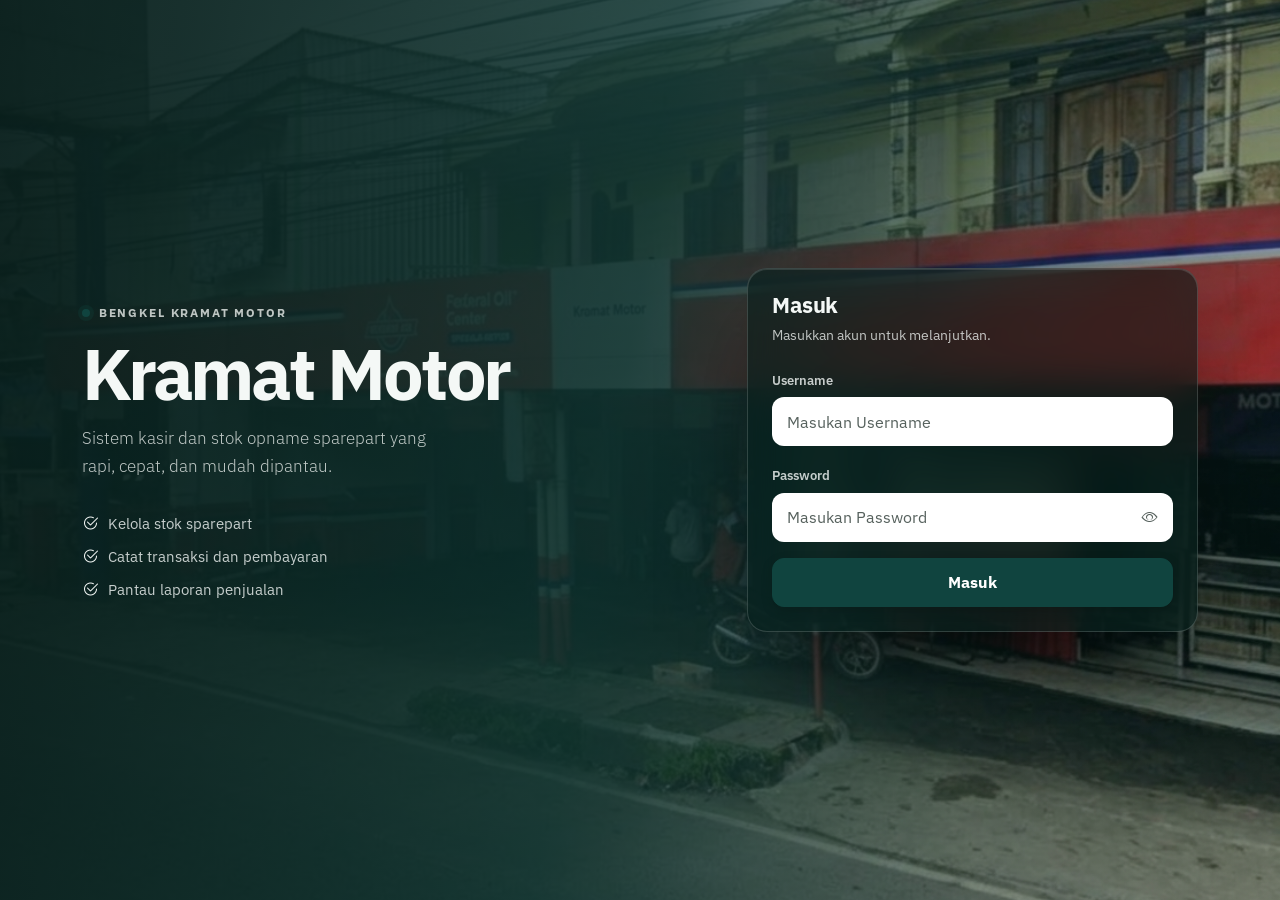
<file: index.html>
<!doctype html>
<html lang="en">
  <head>
    <meta charset="UTF-8" />
    <meta name="viewport" content="width=device-width, initial-scale=1.0" />
    <title>PoS | Bengkel Kramat Motor</title>
    <link rel="stylesheet" href="CSS/bootstrap.min.css" />
    <link rel="stylesheet" href="CSS/Login.css" />

    <link rel="preconnect" href="https://fonts.googleapis.com" />
    <link rel="preconnect" href="https://fonts.gstatic.com" crossorigin />
    <link
      href="https://fonts.googleapis.com/css2?family=IBM+Plex+Sans:ital,wght@0,400;0,500;0,600;0,700;1,400&display=swap"
      rel="stylesheet"
    />

    <link
      rel="stylesheet"
      href="https://cdn.jsdelivr.net/npm/bootstrap-icons@1.11.3/font/bootstrap-icons.min.css"
    />
  </head>

  <body>
    <section class="hero-section">
      <div class="container">
        <div class="row align-items-center min-vh-100 py-5 g-4">
          <div class="col-12 col-lg-7 text-white text-center text-lg-start">
            <p class="login-eyebrow">
              <span class="login-eyebrow-dot" aria-hidden="true"></span>
              Bengkel Kramat Motor
            </p>
            <h1 class="display-5 fw-bold">Kramat Motor</h1>
            <p class="lead login-lead">
              Sistem kasir dan stok opname sparepart yang rapi, cepat, dan mudah
              dipantau.
            </p>
            <ul class="login-fitur">
              <li>
                <i class="bi bi-check2-circle" aria-hidden="true"></i>
                Kelola stok sparepart
              </li>
              <li>
                <i class="bi bi-check2-circle" aria-hidden="true"></i>
                Catat transaksi dan pembayaran
              </li>
              <li>
                <i class="bi bi-check2-circle" aria-hidden="true"></i>
                Pantau laporan penjualan
              </li>
            </ul>
          </div>

          <div class="col-12 col-lg-5">
            <div class="card login-card p-4">
              <h2 class="h4 mb-3">Masuk</h2>
              <p class="login-sub">Masukkan akun untuk melanjutkan.</p>
              <form id="loginForm">
                <div
                  id="pesanError"
                  class="alert alert-danger py-2 d-none"
                  role="alert"
                >
                  Username atau password salah.
                </div>

                <div class="mb-3">
                  <label for="username" class="form-label">Username</label>
                  <input
                    type="text"
                    class="form-control"
                    id="username"
                    required
                    placeholder="Masukan Username"
                  />
                </div>
                <div class="mb-3">
                  <label for="password" class="form-label">Password</label>
                  <div class="input-group">
                    <input
                      type="password"
                      class="form-control"
                      id="password"
                      required
                      placeholder="Masukan Password"
                    />
                    <button
                      type="button"
                      class="btn btn-toggle-pw"
                      id="togglePassword"
                      aria-label="Tampilkan password"
                    >
                      <i class="bi bi-eye" id="toggleIcon"></i>
                    </button>
                  </div>
                </div>
                <button type="submit" class="btn btn-primary w-100">
                  Masuk
                </button>
              </form>
            </div>
          </div>
        </div>
      </div>
    </section>

    <script src="JS/data.js"></script>
    <script src="JS/Login.js"></script>
  </body>
</html>
</file>
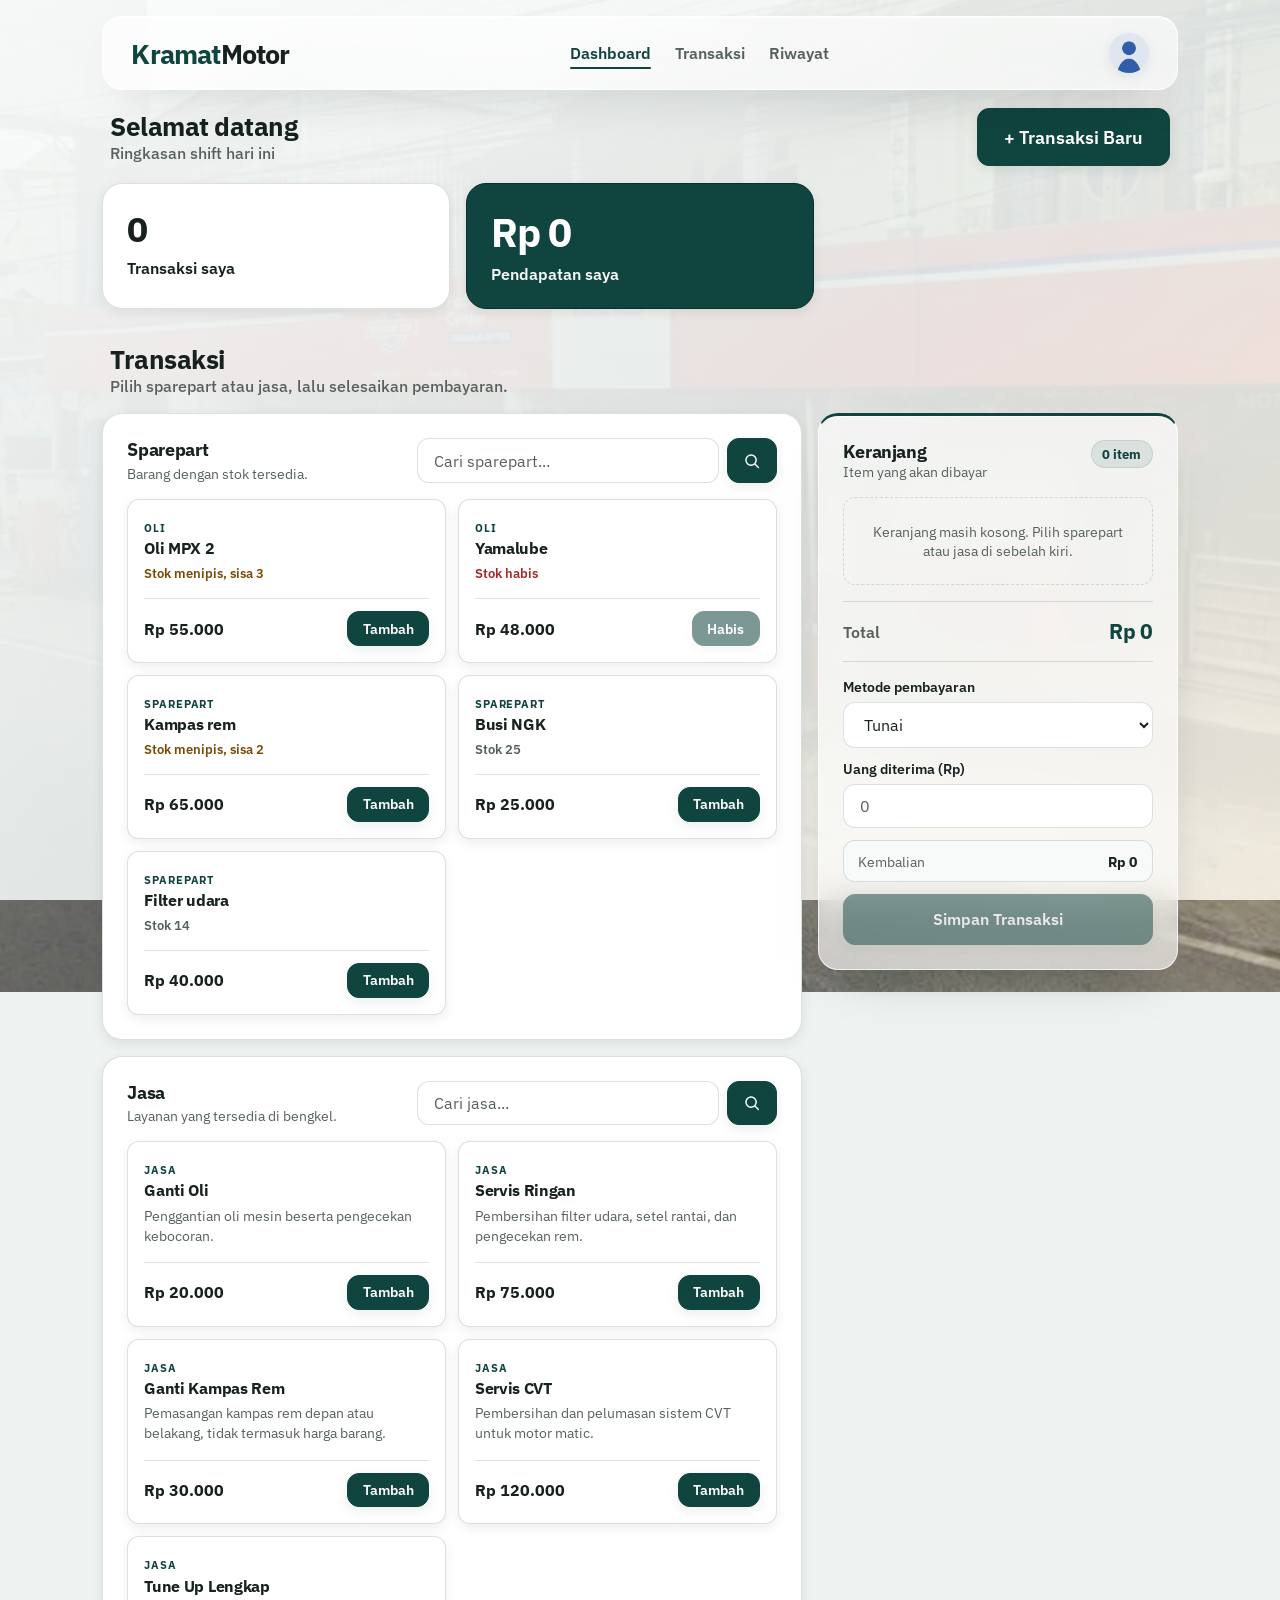
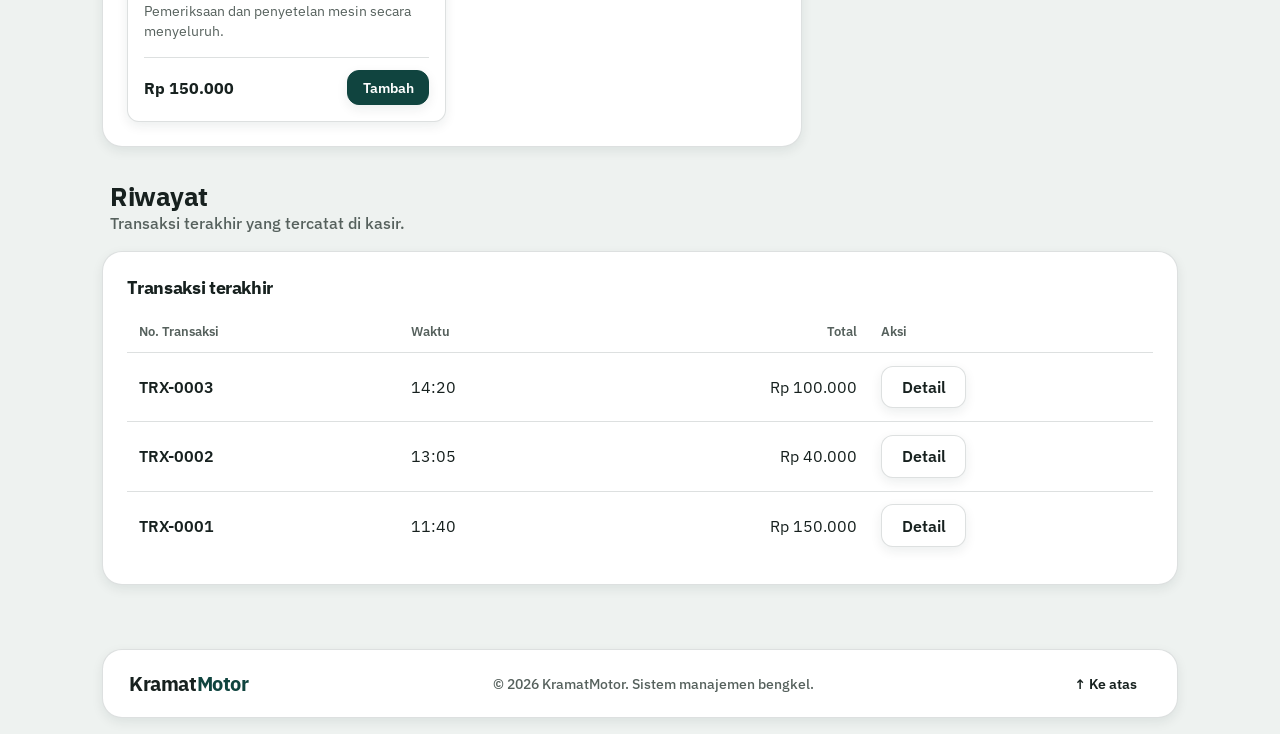
<file: Kasir/kasir.html>
<!doctype html>
<html lang="id">
  <head>
    <meta charset="UTF-8" />
    <meta name="viewport" content="width=device-width, initial-scale=1.0" />
    <title>Kasir</title>
    <link rel="stylesheet" href="../CSS/style.css" />
    <link rel="stylesheet" href="../CSS/kasir.css" />
    <link rel="stylesheet" href="../CSS/komponen.css" />

    <link rel="preconnect" href="https://fonts.googleapis.com" />
    <link rel="preconnect" href="https://fonts.gstatic.com" crossorigin />
    <link
      href="https://fonts.googleapis.com/css2?family=IBM+Plex+Sans:ital,wght@0,400;0,500;0,600;0,700;1,400&display=swap"
      rel="stylesheet"
    />
  </head>
  <body>
    <nav class="navbar" aria-label="Navigasi utama">
      <a href="#" class="logo-navbar">Kramat<span>Motor</span></a>

      <ul class="navbar-nav" id="navbar-nav">
        <li><a href="#dashboard">Dashboard</a></li>
        <li><a href="#transaksi">Transaksi</a></li>
        <li><a href="#riwayat">Riwayat</a></li>
      </ul>

      <div class="navbar-extra">
        <a href="#" class="akun">
          <img src="../Asset/image/avatar-default.jpg" alt="Foto akun" />
        </a>
        <button
          type="button"
          id="hamburger-menu"
          aria-label="Buka menu"
          aria-expanded="false"
          aria-controls="navbar-nav"
        >
          <span></span>
          <span></span>
          <span></span>
        </button>
      </div>
    </nav>

    <main class="main-container">
      <section class="dashboard" id="dashboard">
        <header class="dashboard-header dashboard-header-aksi">
          <div>
            <h1>Selamat datang</h1>
            <p>Ringkasan shift hari ini</p>
          </div>

          <div class="dashboard-aksi">
            <a href="#transaksi" class="tombol tombol-utama tombol-besar"
              >+ Transaksi Baru</a
            >
          </div>
        </header>

        <div class="dashboard-summary">
          <article class="kartu">
            <p class="kartu-nilai" id="jumlah-transaksi-saya"></p>
            <p class="kartu-label">Transaksi saya</p>
          </article>

          <article class="kartu">
            <p class="kartu-nilai" id="pendapatan-saya"></p>
            <p class="kartu-label">Pendapatan saya</p>
          </article>
        </div>
      </section>

      <section class="transaksi" id="transaksi">
        <header class="dashboard-header">
          <h1>Transaksi</h1>
          <p>Pilih sparepart atau jasa, lalu selesaikan pembayaran.</p>
        </header>

        <div class="pos-layout">
          <div class="pos-katalog">
            <article class="kartu pos-grup">
              <div class="pos-grup-header">
                <div>
                  <h2>Sparepart</h2>
                  <p>Barang dengan stok tersedia.</p>
                </div>
                <form
                  class="pos-cari"
                  role="search"
                  data-cari-katalog="sparepart"
                >
                  <input
                    type="search"
                    class="pos-cari-input"
                    placeholder="Cari sparepart..."
                    aria-label="Cari sparepart"
                  />
                  <button
                    type="submit"
                    class="tombol tombol-utama tombol-cari"
                    aria-label="Cari sparepart"
                  >
                    <svg
                      viewBox="0 0 24 24"
                      fill="none"
                      stroke="currentColor"
                      stroke-width="2"
                      stroke-linecap="round"
                      stroke-linejoin="round"
                      aria-hidden="true"
                    >
                      <circle cx="11" cy="11" r="7" />
                      <line x1="21" y1="21" x2="16.65" y2="16.65" />
                    </svg>
                  </button>
                </form>
              </div>
              <div class="pos-daftar" id="daftar-sparepart"></div>
              <p class="pos-kosong" id="kosong-sparepart" hidden>
                Tidak ada sparepart ditemukan.
              </p>
              <nav
                class="pagination"
                data-pagination="katalog-sparepart"
                aria-label="Navigasi halaman sparepart"
                hidden
              ></nav>
            </article>

            <article class="kartu pos-grup">
              <div class="pos-grup-header">
                <div>
                  <h2>Jasa</h2>
                  <p>Layanan yang tersedia di bengkel.</p>
                </div>
                <form class="pos-cari" role="search" data-cari-katalog="jasa">
                  <input
                    type="search"
                    class="pos-cari-input"
                    placeholder="Cari jasa..."
                    aria-label="Cari jasa"
                  />
                  <button
                    type="submit"
                    class="tombol tombol-utama tombol-cari"
                    aria-label="Cari jasa"
                  >
                    <svg
                      viewBox="0 0 24 24"
                      fill="none"
                      stroke="currentColor"
                      stroke-width="2"
                      stroke-linecap="round"
                      stroke-linejoin="round"
                      aria-hidden="true"
                    >
                      <circle cx="11" cy="11" r="7" />
                      <line x1="21" y1="21" x2="16.65" y2="16.65" />
                    </svg>
                  </button>
                </form>
              </div>
              <div class="pos-daftar" id="daftar-jasa"></div>
              <p class="pos-kosong" id="kosong-jasa" hidden>
                Tidak ada jasa ditemukan.
              </p>
              <nav
                class="pagination"
                data-pagination="katalog-jasa"
                aria-label="Navigasi halaman jasa"
                hidden
              ></nav>
            </article>
          </div>

          <aside class="kartu pos-keranjang" aria-labelledby="keranjang-judul">
            <div class="pos-keranjang-header">
              <div>
                <h2 id="keranjang-judul">Keranjang</h2>
                <p class="pos-keranjang-sub">Item yang akan dibayar</p>
              </div>
              <span class="pos-jumlah" id="jumlah-keranjang" aria-live="polite"
                >0 item</span
              >
            </div>

            <div class="keranjang-list" id="isi-keranjang" aria-live="polite">
              <p class="keranjang-kosong">
                Keranjang masih kosong. Pilih sparepart atau jasa di sebelah
                kiri.
              </p>
            </div>

            <div class="pos-total">
              <span>Total</span>
              <strong id="total-transaksi" aria-live="polite">Rp 0</strong>
            </div>

            <form class="form-transaksi" id="form-transaksi" novalidate>
              <div class="form-field">
                <label for="metode-bayar">Metode pembayaran</label>
                <select id="metode-bayar" name="metode" required>
                  <option value="Tunai">Tunai</option>
                  <option value="QRIS">QRIS</option>
                </select>
              </div>
              <div class="form-field" data-bayar-tunai>
                <label for="jumlah-bayar">Uang diterima (Rp)</label>
                <input
                  type="number"
                  id="jumlah-bayar"
                  name="dibayar"
                  min="0"
                  inputmode="numeric"
                  placeholder="0"
                />
              </div>
              <div class="baris-kembalian" data-bayar-tunai>
                <span>Kembalian</span>
                <strong id="kembalian-transaksi">Rp 0</strong>
              </div>
              <p
                class="pesan-transaksi"
                id="pesan-transaksi"
                role="alert"
                hidden
              ></p>
              <button
                type="submit"
                class="tombol tombol-utama tombol-bayar"
                id="tombol-bayar"
                disabled
              >
                Simpan Transaksi
              </button>
            </form>
          </aside>
        </div>
      </section>

      <section class="riwayat" id="riwayat">
        <header class="dashboard-header">
          <h1>Riwayat</h1>
          <p>Transaksi terakhir yang tercatat di kasir.</p>
        </header>

        <article class="kartu">
          <div class="kartu-header">
            <h2>Transaksi terakhir</h2>
          </div>
          <div class="halaman-tabel-wrap">
            <table class="tabel-data" data-tabel-halaman="riwayat-kasir">
              <thead>
                <tr>
                  <th>No. Transaksi</th>
                  <th>Waktu</th>
                  <th class="kolom-angka">Total</th>
                  <th>Aksi</th>
                </tr>
              </thead>
              <tbody id="daftar-transaksi-terakhir"></tbody>
            </table>
          </div>
          <nav
            class="pagination"
            data-pagination="riwayat-kasir"
            aria-label="Navigasi halaman riwayat transaksi"
            hidden
          ></nav>
        </article>
      </section>
    </main>

    <footer class="footer">
      <a href="#" class="logo-footer">Kramat<span>Motor</span></a>
      <p>&copy; 2026 KramatMotor. Sistem manajemen bengkel.</p>
      <a href="#" class="ke-atas" aria-label="Kembali ke atas halaman"
        >&uarr; Ke atas</a
      >
    </footer>

    <script src="../JS/data.js"></script>
    <script src="../JS/popUp.js"></script>
    <script>
      pasangPopup(["detail-transaksi", "berhasil", "akun"]);
    </script>
    <script src="../JS/script.js"></script>
    <script src="../JS/transaksi.js"></script>
  </body>
</html>
</file>
<file: CSS/Login.css>
/* ============================================================
   Login.css
   Gaya khusus halaman login Kramat Motor.
   Menggunakan design token terpadu dari sistem Kramat Motor.
   ============================================================ */

:root {
  /* Brand / Utama */
  --primary: #10443f;
  --primary-strong: #0a302c;
  --primary-soft: rgba(16, 68, 63, 0.1);

  /* Background & Permukaan */
  --bg: #071f1c;
  --surface: #ffffff;
  --surface-2: #f7faf8;
  --glass-bg: rgba(7, 29, 26, 0.62);
  --glass-bg-solid: #071d1a;
  --hero-gradient: linear-gradient(
    100deg,
    rgba(5, 27, 24, 0.95) 0%,
    rgba(10, 48, 44, 0.86) 48%,
    rgba(10, 48, 44, 0.42) 78%,
    rgba(16, 68, 63, 0.24) 100%
  );

  /* Teks */
  --text: #17211f;
  --text-muted: #56615d;
  --text-light: #f4f8f6;
  --text-light-muted: rgba(244, 248, 246, 0.76);
  --text-label: rgba(244, 248, 246, 0.8);

  /* Status */
  --success: #0e6b50;
  --success-soft: rgba(14, 107, 80, 0.12);
  --warning: #7d4a05;
  --warning-soft: rgba(226, 161, 60, 0.2);
  --danger: #a52a2a;
  --danger-soft: rgba(165, 42, 42, 0.12);

  /* Garis / Border */
  --border: rgba(255, 255, 255, 0.16);

  /* Shadow (Rule 5: hanya --shadow-1 dan --shadow-2) */
  --shadow-1: 0 4px 12px rgba(0, 0, 0, 0.15);
  --shadow-2: 0 40px 90px -40px rgba(0, 0, 0, 0.85), inset 0 1px 0 rgba(255, 255, 255, 0.12);

  /* Radius (Rule 6) */
  --r-md: 0.75rem;
  --r-lg: 1.25rem;
  --r-pill: 9999px;

  /* Fokus */
  --focus-ring: rgba(16, 68, 63, 0.28);
}

body {
  font-family: "IBM Plex Sans", system-ui, "Segoe UI", sans-serif;
  background: var(--bg);
  color: var(--text-light);
}

h1,
h2 {
  font-family: "IBM Plex Sans", system-ui, "Segoe UI", sans-serif;
}

.hero-section {
  min-height: 100vh;
  min-height: 100dvh;
  display: flex;
  align-items: center;
  background-image:
    var(--hero-gradient),
    url("../Asset/image/BG-Web-Bengkel.jpg");
  background-size: cover;
  background-position: center;
  background-repeat: no-repeat;
}

/* ===== INTRO ===== */
.login-eyebrow {
  display: inline-flex;
  align-items: center;
  gap: 0.55rem;
  margin-bottom: 1rem;
  color: var(--text-light-muted);
  font-size: 0.72rem;
  font-weight: 700;
  letter-spacing: 0.16em;
  text-transform: uppercase;
}

.login-eyebrow-dot {
  width: 0.5rem;
  height: 0.5rem;
  border-radius: var(--r-pill);
  background: var(--primary);
  box-shadow: 0 0 0 4px var(--focus-ring);
}

.hero-section h1 {
  font-size: clamp(2.6rem, 7vw, 4.5rem);
  font-weight: 700;
  line-height: 0.98;
  letter-spacing: -0.045em;
  color: var(--text-light);
  text-wrap: balance;
}

.login-lead {
  max-width: 36ch;
  margin-top: 1rem;
  color: var(--text-light-muted);
  font-size: 1.08rem;
  line-height: 1.6;
}

.login-fitur {
  display: flex;
  flex-direction: column;
  gap: 0.55rem;
  margin: 2rem 0 0;
  padding: 0;
  list-style: none;
  color: var(--text-label);
  font-size: 0.95rem;
}

.login-fitur li {
  display: flex;
  align-items: center;
  gap: 0.6rem;
}

.login-fitur i {
  color: var(--text-light);
  font-size: 1rem;
}

/* ===== KARTU LOGIN ===== */
.login-card {
  background-color: var(--glass-bg);
  -webkit-backdrop-filter: blur(20px) saturate(135%);
  backdrop-filter: blur(20px) saturate(135%);
  border: 1px solid var(--border);
  border-radius: var(--r-lg);
  box-shadow: var(--shadow-2);
  color: var(--text-light);
}

.login-card h2 {
  margin-bottom: 0.3rem !important;
  font-size: 1.35rem;
  font-weight: 700;
  letter-spacing: -0.02em;
}

.login-sub {
  margin-bottom: 1.35rem;
  color: var(--text-light-muted);
  font-size: 0.9rem;
}

.login-card .form-label {
  margin-bottom: 0.4rem;
  color: var(--text-label);
  font-size: 0.82rem;
  font-weight: 600;
}

.login-card .form-control {
  padding: 0.72rem 0.9rem;
  border: 1px solid var(--border);
  border-radius: var(--r-md);
  background: var(--surface);
  color: var(--text);
}

.login-card .form-control::placeholder {
  color: var(--text-muted);
  opacity: 1;
}

.login-card .form-control:focus {
  background: var(--surface);
  border-color: var(--primary);
  color: var(--text);
  box-shadow: 0 0 0 3px var(--focus-ring);
}

.login-card .btn-toggle-pw {
  --bs-btn-color: var(--text-muted);
  --bs-btn-bg: var(--surface);
  --bs-btn-border-color: transparent;

  --bs-btn-hover-color: var(--primary);
  --bs-btn-hover-bg: var(--surface);
  --bs-btn-hover-border-color: transparent;

  --bs-btn-active-color: var(--primary-strong);
  --bs-btn-active-bg: var(--surface);
  --bs-btn-active-border-color: transparent;

  --bs-btn-focus-shadow-rgb: 16, 68, 63;
  padding-inline: 0.9rem;
  border-radius: 0 var(--r-md) var(--r-md) 0;
}

.login-card .alert-danger {
  --bs-alert-color: var(--danger);
  --bs-alert-bg: var(--danger-soft);
  --bs-alert-border-color: var(--danger);
  margin-bottom: 1rem;
  border-radius: var(--r-md);
  font-size: 0.9rem;
}

.btn-primary {
  --bs-btn-color: var(--surface);
  --bs-btn-bg: var(--primary);
  --bs-btn-border-color: var(--primary);

  --bs-btn-hover-color: var(--surface);
  --bs-btn-hover-bg: var(--primary-strong);
  --bs-btn-hover-border-color: var(--primary-strong);

  --bs-btn-active-color: var(--surface);
  --bs-btn-active-bg: var(--primary-strong);
  --bs-btn-active-border-color: var(--primary-strong);

  --bs-btn-focus-shadow-rgb: 16, 68, 63;

  padding-block: 0.72rem;
  border-radius: var(--r-md);
  font-weight: 700;
  letter-spacing: 0.01em;
  box-shadow: var(--shadow-1);
}

.btn-primary:focus-visible {
  outline: 2px solid var(--text-light);
  outline-offset: 3px;
}

@supports not (
  (backdrop-filter: blur(1px)) or (-webkit-backdrop-filter: blur(1px))
) {
  .login-card {
    background-color: var(--glass-bg-solid);
  }
}

@media (max-width: 991.98px) {
  .login-fitur li {
    justify-content: center;
  }

  .login-lead {
    margin-inline: auto;
  }
}
</file>
<file: CSS/style.css>
* {
  margin: 0;
  padding: 0;
  box-sizing: border-box;
}

:root {
  /* Brand / Utama */
  --primary: #10443f;
  --primary-strong: #0a302c;
  --primary-soft: rgba(16, 68, 63, 0.1);

  /* Background & Permukaan */
  --bg: #eef2f0;
  --bg-gradient: linear-gradient(
    145deg,
    rgba(250, 252, 251, 0.95) 0%,
    rgba(238, 243, 241, 0.91) 52%,
    rgba(250, 244, 232, 0.9) 100%
  );
  --surface: #ffffff;
  --surface-2: #f7faf8;

  /* Glassmorphism (khusus navbar, panel keranjang, modal) */
  --glass-bg: rgba(255, 255, 255, 0.62);
  --glass-border: rgba(255, 255, 255, 0.72);

  /* Teks */
  --text: #17211f;
  --text-muted: #56615d;
  --text-inverse: #ffffff;

  /* Status */
  --success: #0e6b50;
  --success-soft: rgba(14, 107, 80, 0.12);
  --warning: #7d4a05;
  --warning-soft: rgba(226, 161, 60, 0.2);
  --danger: #a52a2a;
  --danger-soft: rgba(165, 42, 42, 0.12);

  /* Garis / Border */
  --border: rgba(17, 40, 36, 0.14);

  /* Shadow (Rule 5: hanya --shadow-1 dan --shadow-2) */
  --shadow-1: 0 4px 12px rgba(17, 40, 36, 0.08);
  --shadow-2: 0 24px 48px -32px rgba(9, 30, 27, 0.5), inset 0 1px 0 rgba(255, 255, 255, 0.7);

  /* Radius (Rule 6) */
  --r-md: 0.75rem;
  --r-lg: 1.25rem;
  --r-pill: 9999px;

  /* Fokus & Overlay */
  --focus-ring: rgba(16, 68, 63, 0.28);
  --backdrop: rgba(6, 24, 21, 0.55);
}

body {
  min-height: 100vh;
  font-family: "IBM Plex Sans", system-ui, "Segoe UI", sans-serif;
  color: var(--text);
  background-color: var(--bg);
  background-image:
    var(--bg-gradient),
    url("../Asset/image/BG-Web-Bengkel.jpg");
  background-size: cover;
  background-position: center;
  background-repeat: no-repeat;
  background-attachment: fixed;
}

::selection {
  background: var(--primary);
  color: var(--surface);
}

@media (max-width: 768px) {
  body {
    background-attachment: scroll;
  }
}

p,
h1,
h2,
h3,
h4,
h5,
h6,
ul,
ol {
  margin: 0;
}

a {
  text-decoration: none;
  color: var(--text);
}

h1,
h2,
h3 {
  letter-spacing: -0.02em;
}

/* ===== NAVBAR ===== */
.navbar {
  display: flex;
  align-items: center;
  justify-content: space-between;
  gap: 1rem;
  padding: 1rem 1.75rem;
  position: sticky;
  top: 1rem;
  z-index: 100;
  color: var(--text);
  background: var(--glass-bg);
  -webkit-backdrop-filter: blur(16px) saturate(120%);
  backdrop-filter: blur(16px) saturate(120%);
  border: 1px solid var(--glass-border);
  box-shadow: var(--shadow-2);
  margin: 1rem 8%;
  border-radius: var(--r-lg);
}

.navbar .logo-navbar {
  font-size: 1.7rem;
  font-weight: 700;
  letter-spacing: -0.03em;
  color: var(--primary);
}

.navbar .logo-navbar span {
  color: var(--text);
}

.navbar a {
  font-weight: 600;
  color: inherit;
}

.navbar-nav {
  display: flex;
  flex-direction: row;
  gap: 1.5rem;
  list-style: none;
  margin: 0;
  padding: 0;
}

.navbar-nav a {
  position: relative;
  display: inline-block;
  color: var(--text-muted);
  transition: color 0.2s ease;
}

.navbar-nav a::after {
  content: "";
  position: absolute;
  right: 0;
  bottom: -0.4rem;
  left: 0;
  height: 2px;
  border-radius: var(--r-pill);
  background: var(--primary);
  transform: scaleX(0);
  transition: transform 0.2s ease;
}

.navbar-nav a:hover {
  color: var(--primary);
}

.navbar-nav a.aktif {
  color: var(--primary);
}

.navbar-nav a.aktif::after {
  transform: scaleX(1);
}

.navbar-nav a:focus-visible,
.navbar .logo-navbar:focus-visible,
.navbar .akun:focus-visible {
  outline: 2px solid var(--primary);
  outline-offset: 4px;
  border-radius: var(--r-md);
}

.navbar-extra {
  display: flex;
  align-items: center;
  gap: 1rem;
}

.akun img {
  width: 40px;
  height: 40px;
  border-radius: var(--r-pill);
  object-fit: cover;
  display: block;
  box-shadow: var(--shadow-1);
}

#hamburger-menu {
  display: none;
  flex-direction: column;
  gap: 5px;
  background: none;
  border: none;
  color: var(--text);
  cursor: pointer;
  padding: 4px;
}

#hamburger-menu:focus-visible {
  outline: 2px solid var(--primary);
  outline-offset: 3px;
  border-radius: var(--r-md);
}

#hamburger-menu span {
  display: block;
  width: 26px;
  height: 3px;
  background: currentColor;
  border-radius: 2px;
}

/* ===== LAYOUT UTAMA ===== */
.main-container {
  margin: 0 8%;
  padding-bottom: 2rem;
}

/* ===== FOOTER ===== */
.footer {
  display: flex;
  align-items: center;
  justify-content: space-between;
  gap: 1rem;
  margin: 2rem 8% 1rem;
  padding: 1.1rem 1.6rem;
  background: var(--surface);
  border: 1px solid var(--border);
  border-radius: var(--r-lg);
  box-shadow: var(--shadow-1);
  color: var(--text-muted);
  font-size: 0.9rem;
  font-weight: 500;
}

.logo-footer {
  font-size: 1.25rem;
  font-weight: 700;
  letter-spacing: -0.02em;
  color: var(--text);
}

.logo-footer span {
  color: var(--primary);
}

.ke-atas {
  padding: 0.4rem 0.9rem;
  border-radius: var(--r-md);
  font-weight: 600;
  color: var(--text);
  transition:
    background 0.15s,
    color 0.15s;
}

.ke-atas:hover,
.ke-atas:focus-visible {
  background: var(--primary-soft);
  color: var(--primary);
}

.ke-atas:focus-visible {
  outline: 2px solid var(--primary);
  outline-offset: 2px;
}

/* ============================================================
   KOMPONEN BERSAMA (owner dan kasir)
   ============================================================ */

/* supaya link anchor tidak tertutup navbar sticky */
html {
  scroll-padding-top: 8rem; /* sesuaikan dengan tinggi navbarmu */
  scroll-behavior: smooth;
}

@media (prefers-reduced-motion: reduce) {
  html {
    scroll-behavior: auto;
  }
}

/* ===== DASHBOARD ===== */
.dashboard {
  display: grid;
  grid-template-columns: repeat(2, minmax(0, 1fr));
  gap: 1rem;
}

/* elemen yang membentang selebar grid */
.dashboard-header,
.dashboard-penuh {
  grid-column: 1 / -1;
}

.dashboard-header {
  padding: 0.1rem 0.5rem;
}

.dashboard-header h1 {
  font-size: 1.6rem;
  font-weight: 700;
  color: var(--text);
}

.dashboard-header p {
  color: var(--text-muted);
  font-weight: 500;
}

/* pembungkus ini tidak dihitung grid, kartu di dalamnya ikut grid .dashboard */
.dashboard-summary {
  display: contents;
}

/* satu metrik utama menjadi fokus; sisanya tetap terang */
#dashboard .dashboard-summary > .dash-card:first-child,
#dashboard .dashboard-summary > .kartu:nth-child(2) {
  background: var(--primary);
  border-color: var(--primary-strong);
  color: var(--surface);
  box-shadow: var(--shadow-1);
}

#dashboard .dashboard-summary > .dash-card:first-child .dash-value,
#dashboard .dashboard-summary > .kartu:nth-child(2) .kartu-nilai {
  color: var(--surface);
  font-size: clamp(1.7rem, 5vw, 2.5rem);
}

#dashboard .dashboard-summary > .dash-card:first-child .dash-label,
#dashboard .dashboard-summary > .kartu:nth-child(2) .kartu-label {
  color: var(--surface-2);
}

#dashboard .dashboard-summary > .dash-card:first-child .dash-note {
  color: var(--surface-2);
}

/* ===== KARTU ===== */
.kartu {
  background: var(--surface);
  border: 1px solid var(--border);
  border-radius: var(--r-lg);
  box-shadow: var(--shadow-1);
  padding: 1.5rem;
  color: var(--text);
}

.kartu h2 {
  font-size: 1.1rem;
  font-weight: 700;
  margin-bottom: 0.75rem;
}

/* judul kartu dengan tautan di kanan */
.kartu-header {
  display: flex;
  align-items: center;
  justify-content: space-between;
  gap: 1rem;
  margin-bottom: 0.75rem;
}

.kartu-header h2 {
  margin-bottom: 0;
}

.kartu-nilai {
  font-size: clamp(1.4rem, 5vw, 2.2rem);
  font-weight: 700;
  line-height: 1.2;
  letter-spacing: -0.03em;
  font-variant-numeric: tabular-nums;
}

.kartu-label {
  margin-top: 0.5rem;
  font-weight: 600;
}

.tautan-kecil {
  padding: 0.4rem 0.8rem;
  border-radius: var(--r-md);
  font-weight: 600;
  color: var(--primary);
  transition:
    background 0.15s,
    color 0.15s;
}

.tautan-kecil:hover,
.tautan-kecil:focus-visible {
  background: var(--primary-soft);
  color: var(--primary-strong);
}

.tautan-kecil:focus-visible {
  outline: 2px solid var(--primary);
  outline-offset: 2px;
}

/* ===== DAFTAR STOK ===== */
.stok-item {
  display: flex;
  justify-content: space-between;
  align-items: center;
  padding: 0.7rem 1rem;
  border-radius: var(--r-md);
  transition: background 0.15s;
}

.stok-item:hover {
  background: var(--surface-2);
}

.stok-nama {
  font-weight: 600;
}

.stok-angka {
  font-weight: 700;
  font-variant-numeric: tabular-nums;
}

/* ===== TOMBOL ===== */
.tombol {
  display: inline-flex;
  align-items: center;
  justify-content: center;
  padding: 0.65rem 1.2rem;
  border: 1px solid var(--border);
  border-radius: var(--r-md);
  background: var(--surface);
  color: var(--text);
  font: inherit;
  font-weight: 600;
  cursor: pointer;
  box-shadow: var(--shadow-1);
  transition:
    background 0.15s,
    border-color 0.15s,
    color 0.15s,
    opacity 0.15s;
}

.tombol:hover {
  background: var(--surface-2);
  border-color: var(--border);
}

.tombol:focus-visible {
  outline: 2px solid var(--primary);
  outline-offset: 2px;
}

.tombol-utama {
  background: var(--primary);
  border-color: var(--primary);
  color: var(--surface);
  box-shadow: var(--shadow-1);
}

.tombol-utama:hover {
  background: var(--primary-strong);
  border-color: var(--primary-strong);
  color: var(--surface);
}

.tombol-utama:focus-visible,
.tombol-bayar:focus-visible {
  outline-color: var(--primary);
}

.tombol-besar {
  padding: 1rem 2rem;
  font-size: 1.15rem;
}

.tombol-bahaya {
  color: var(--danger);
  border-color: var(--danger);
}

.tombol-bahaya:hover {
  background: var(--danger-soft);
  border-color: var(--danger);
}

.tombol-bahaya-penuh {
  background: var(--danger);
  border-color: transparent;
  color: var(--surface);
}

.tombol-bahaya-penuh:hover {
  background: var(--danger);
}

/* gaya input form */
.form-field input,
.form-field select,
.form-field textarea {
  padding: 0.7rem 1rem;
  border: 1px solid var(--border);
  border-radius: var(--r-md);
  background: var(--surface);
  color: var(--text);
  font: inherit;
  transition:
    background 0.15s,
    border-color 0.15s;
}

.form-field input::placeholder,
.form-field textarea::placeholder {
  color: var(--text-muted);
  opacity: 1;
}

.form-field input:focus,
.form-field select:focus,
.form-field textarea:focus {
  outline: none;
  background: var(--surface);
  border-color: var(--primary);
  box-shadow: 0 0 0 3px var(--focus-ring);
}

.tombol-cari {
  gap: 0.4rem;
  flex-shrink: 0; /* tombol tidak ikut menyempit */
}

.tombol-cari svg {
  width: 1.1rem;
  height: 1.1rem;
}

/* ===== TABEL ===== */
.halaman-tabel-wrap {
  overflow-x: auto;
}

.tabel-data {
  width: 100%;
  border-collapse: collapse;
}

.tabel-data th {
  padding: 0.75rem;
  text-align: left;
  font-size: 0.8rem;
  font-weight: 600;
  color: var(--text-muted);
  white-space: nowrap;
}

.tabel-data td {
  padding: 0.8rem 0.75rem;
  border-top: 1px solid var(--border);
  white-space: nowrap;
}

.tabel-data tbody tr {
  transition: background 0.15s;
}

.tabel-data tbody tr:hover {
  background: var(--surface-2);
}

.tabel-data .kolom-angka {
  text-align: right;
  font-variant-numeric: tabular-nums;
}

.kolom-nama {
  font-weight: 600;
}

/* lencana status */
.lencana {
  display: inline-block;
  padding: 0.22rem 0.6rem;
  border-radius: var(--r-pill);
  font-size: 0.75rem;
  font-weight: 700;
}

.lencana-aman {
  background: var(--success-soft);
  color: var(--success);
}

.lencana-menipis {
  background: var(--warning-soft);
  color: var(--warning);
}

.lencana-habis {
  background: var(--danger-soft);
  color: var(--danger);
}

/* tabel rincian (popup detail transaksi) */
.tabel-rincian {
  width: 100%;
  border-collapse: collapse;
  margin-bottom: 1rem;
}

.tabel-rincian th,
.tabel-rincian td {
  padding: 0.6rem 0.5rem;
  text-align: left;
  font-size: 0.9rem;
}

.tabel-rincian th {
  font-size: 0.8rem;
  font-weight: 600;
  color: var(--text-muted);
}

.tabel-rincian td {
  border-top: 1px solid var(--border);
}

.tabel-rincian .kolom-angka {
  text-align: right;
  white-space: nowrap;
}

.tabel-rincian tfoot td {
  font-weight: 700;
  border-top: 2px solid var(--border);
}

.jenis-item {
  display: block;
  font-size: 0.75rem;
  font-weight: 500;
  color: var(--text-muted);
}

/* ===== POPUP (mode pratinjau tanpa JavaScript) ===== */
.popup {
  position: fixed;
  inset: 0;
  z-index: 300;
  display: grid;
  place-items: center;
  padding: 1rem;
  background: var(--backdrop);
  opacity: 0;
  visibility: hidden;
  transition:
    opacity 0.2s,
    visibility 0.2s;
}

.popup:target {
  opacity: 1;
  visibility: visible;
}

.popup-kotak {
  position: relative;
  width: min(560px, 100%);
  max-height: 90vh;
  overflow-y: auto;
  padding: 1.75rem;
  border: 1px solid var(--border);
  border-radius: var(--r-lg);
  background: var(--surface);
  box-shadow: var(--shadow-2);
  color: var(--text);
}

.popup-kotak-kecil {
  width: min(420px, 100%);
}

.popup-kotak h2 {
  font-size: 1.25rem;
  font-weight: 700;
  margin-bottom: 1rem;
}

.popup-sub {
  margin: -0.5rem 0 1rem;
  color: var(--text-muted);
}

/* popup konfirmasi hapus */
.popup-hapus {
  text-align: center;
}

.popup-hapus .form-field {
  text-align: left;
}

.ikon-peringatan {
  display: grid;
  place-items: center;
  width: 3rem;
  height: 3rem;
  margin: 0 auto 0.75rem;
  border-radius: var(--r-pill);
  background: var(--danger-soft);
  color: var(--danger);
  font-size: 1.5rem;
  font-weight: 700;
}

/* ===== FORM ===== */
.form-grid {
  display: grid;
  grid-template-columns: repeat(2, minmax(0, 1fr));
  gap: 1rem;
}

.form-grid-satu {
  grid-template-columns: minmax(0, 1fr);
}

.form-field {
  display: flex;
  flex-direction: column;
  gap: 0.35rem;
  min-width: 0;
}

.form-field-penuh {
  grid-column: 1 / -1;
}

.form-field label {
  font-size: 0.85rem;
  font-weight: 600;
}

.form-field input,
.form-field select,
.form-field textarea {
  width: 100%;
  min-width: 0;
}

.form-field textarea {
  min-height: 5.5rem;
  resize: vertical;
}

.form-field input[readonly] {
  background: var(--surface-2);
  color: var(--text-muted);
}

.form-field-hint {
  font-size: 0.8rem;
  color: var(--text-muted);
}

.form-aksi {
  grid-column: 1 / -1;
  display: flex;
  justify-content: flex-end;
  gap: 0.5rem;
  margin-top: 0.5rem;
}

.form-aksi-tengah {
  justify-content: center;
}

/* ===== MOBILE ===== */
@media (max-width: 768px) {
  /* ----- navbar ----- */
  .navbar {
    padding: 1rem 1.25rem;
    margin: 0.75rem 4%;
    top: 0.75rem;
  }

  .navbar .logo-navbar {
    font-size: 1.5rem;
  }

  #hamburger-menu {
    display: flex;
  }

  .navbar-nav {
    position: absolute;
    top: calc(100% + 0.5rem);
    left: 0;
    right: 0;
    flex-direction: column;
    gap: 0.25rem;
    padding: 0.5rem;

    background: var(--surface);
    border: 1px solid var(--border);
    border-radius: var(--r-lg);
    box-shadow: var(--shadow-2);

    opacity: 0;
    visibility: hidden;
    transform: translateY(-8px);
    transition:
      opacity 0.2s,
      transform 0.2s,
      visibility 0.2s;
  }

  .navbar-nav.active {
    opacity: 1;
    visibility: visible;
    transform: translateY(0);
  }

  .navbar-nav li a {
    display: block;
    padding: 0.8rem 1rem;
    border-radius: var(--r-md);
    transition:
      background 0.2s ease,
      color 0.2s ease;
  }

  .navbar-nav li a::after {
    display: none;
  }

  .navbar-nav li a:hover,
  .navbar-nav li a:focus-visible {
    background: var(--primary-soft);
    color: var(--primary);
  }

  .navbar-nav li a.aktif {
    background: var(--primary-soft);
    color: var(--primary);
  }

  /* ----- footer ----- */
  .footer {
    flex-direction: column;
    gap: 0.5rem;
    margin: 1.5rem 4% 0.75rem;
    padding: 1.25rem;
    border-radius: var(--r-lg);
    text-align: center;
  }

  /* ----- layout dan komponen ----- */
  html {
    scroll-padding-top: 6rem;
  }

  .main-container {
    margin: 0 4%;
  }

  .kartu {
    padding: 1.25rem;
  }

  /* tombol cari hanya ikon */
  .tombol-cari span {
    display: none;
  }

  .tombol-cari {
    padding: 0.65rem 0.85rem;
  }

  /* tabel berubah jadi kartu per baris */
  .tabel-data thead {
    display: none;
  }

  .tabel-data,
  .tabel-data tbody,
  .tabel-data tr {
    display: block;
  }

  .tabel-data tbody tr {
    padding: 0.75rem 1rem;
    margin-bottom: 0.5rem;
    border: 1px solid var(--border);
    border-radius: var(--r-md);
  }

  .tabel-data td {
    display: flex;
    justify-content: space-between;
    align-items: center;
    gap: 1rem;
    padding: 0.3rem 0;
    border: none;
    white-space: normal;
  }

  .tabel-data td::before {
    content: attr(data-label);
    font-weight: 500;
    color: var(--text-muted);
  }

  /* popup dan form */
  .popup-kotak {
    padding: 1.25rem;
  }

  .form-grid {
    grid-template-columns: minmax(0, 1fr);
  }

  .form-aksi .tombol {
    flex: 1;
  }
}

/* ===== PAGINATION ===== */
.baris-kosong td {
  padding: 1.5rem 1rem;
  text-align: center;
  color: var(--text-muted);
  font-style: italic;
}

.pagination {
  display: flex;
  flex-wrap: wrap;
  align-items: center;
  justify-content: center;
  gap: 0.4rem;
  margin-top: 1rem;
}

.pagination[hidden] {
  display: none;
}

.pagination .tombol-halaman {
  min-width: 2.4rem;
  padding: 0.45rem 0.7rem;
  border: 1px solid var(--border);
  border-radius: var(--r-md);
  background: var(--surface);
  color: var(--text);
  font: inherit;
  font-weight: 600;
  font-variant-numeric: tabular-nums;
  line-height: 1.2;
  cursor: pointer;
}

.pagination .tombol-halaman:hover:not(:disabled) {
  border-color: var(--primary);
  background: var(--surface-2);
}

.pagination .tombol-halaman:focus-visible {
  outline: 2px solid var(--primary);
  outline-offset: 2px;
}

.pagination .tombol-halaman.aktif {
  background: var(--primary);
  border-color: var(--primary);
  color: var(--surface);
}

.pagination .tombol-halaman:disabled {
  opacity: 0.45;
  cursor: not-allowed;
}
</file>
<file: CSS/kasir.css>
.dashboard-header-aksi {
  display: flex;
  align-items: center;
  justify-content: space-between;
  gap: 1rem;
}

.dashboard-aksi {
  display: flex;
}

.dashboard-aksi .tombol {
  flex: 0 0 auto;
  padding-inline: 1.6rem;
}

/* ===== TRANSAKSI (POS) ===== */
.transaksi,
.riwayat {
  margin-top: 2rem;
}

.transaksi .dashboard-header,
.riwayat .dashboard-header {
  margin-bottom: 1rem;
}

.pos-layout {
  display: grid;
  grid-template-columns: minmax(0, 1fr) 360px;
  gap: 1rem;
  align-items: start;
}

.pos-katalog {
  display: grid;
  gap: 1rem;
}

.pos-grup-header {
  display: flex;
  align-items: flex-end;
  justify-content: space-between;
  gap: 1rem;
  flex-wrap: wrap;
  margin-bottom: 1rem;
}

.pos-grup-header h2 {
  margin-bottom: 0;
}

.pos-grup-header p {
  margin-top: 0.15rem;
  color: var(--text-muted);
  font-size: 0.9rem;
}

.pos-cari {
  display: flex;
  flex: 1 1 260px;
  gap: 0.5rem;
  max-width: 360px;
}

.pos-cari-input {
  width: 100%;
  min-width: 0;
  padding: 0.7rem 1rem;
  border: 1px solid var(--border);
  border-radius: var(--r-md);
  background: var(--surface);
  color: var(--text);
  font: inherit;
  transition:
    background 0.15s,
    border-color 0.15s,
    box-shadow 0.15s;
}

.pos-cari-input::placeholder {
  color: var(--text-muted);
  opacity: 1;
}

.pos-cari-input:focus {
  outline: none;
  background: var(--surface);
  border-color: var(--primary);
  box-shadow: 0 0 0 3px var(--focus-ring);
}

.pos-cari .tombol {
  padding: 0.7rem 0.95rem;
}

.pos-daftar {
  display: grid;
  grid-template-columns: repeat(2, minmax(0, 1fr));
  gap: 0.75rem;
}

.item-katalog {
  display: flex;
  flex-direction: column;
  justify-content: space-between;
  gap: 1rem;
  padding: 1rem;
  border: 1px solid var(--border);
  border-radius: var(--r-md);
  background: var(--surface);
  box-shadow: var(--shadow-1);
  transition:
    border-color 0.15s,
    background 0.15s,
    box-shadow 0.15s;
}

.item-katalog:hover {
  border-color: var(--primary);
  background: var(--surface-2);
  box-shadow: var(--shadow-1);
}

.item-katalog[hidden] {
  display: none;
}

.item-label {
  color: var(--primary);
  font-size: 0.68rem;
  font-weight: 700;
  letter-spacing: 0.08em;
  text-transform: uppercase;
}

.item-katalog h3 {
  margin-top: 0.15rem;
  font-size: 1rem;
  font-weight: 700;
  line-height: 1.3;
}

.item-deskripsi {
  display: -webkit-box;
  overflow: hidden;
  margin-top: 0.35rem;
  color: var(--text-muted);
  font-size: 0.85rem;
  line-height: 1.45;
  -webkit-box-orient: vertical;
}

.item-stok {
  margin-top: 0.4rem;
  color: var(--text-muted);
  font-size: 0.8rem;
  font-weight: 600;
}

.item-stok.status-menipis {
  color: var(--warning);
}

.item-stok.status-habis {
  color: var(--danger);
}

.item-katalog-kaki {
  display: flex;
  align-items: center;
  justify-content: space-between;
  gap: 0.75rem;
  padding-top: 0.75rem;
  border-top: 1px solid var(--border);
}

.item-harga {
  font-weight: 700;
  font-variant-numeric: tabular-nums;
}

.tombol-tambah {
  padding: 0.45rem 0.9rem;
  font-size: 0.85rem;
}

.tombol-tambah:disabled {
  opacity: 0.55;
  cursor: not-allowed;
}

.pos-kosong {
  margin-top: 0.75rem;
  padding: 1rem;
  border: 1px dashed var(--border);
  border-radius: var(--r-md);
  color: var(--text-muted);
  font-size: 0.9rem;
  text-align: center;
}

.pos-kosong[hidden] {
  display: none;
}

/* ===== KERANJANG ===== */
.pos-keranjang {
  position: sticky;
  top: 8rem;
  display: flex;
  flex-direction: column;
  gap: 1rem;
  background: var(--glass-bg);
  border: 1px solid var(--glass-border);
  border-top: 3px solid var(--primary);
  color: var(--text);
  -webkit-backdrop-filter: blur(18px) saturate(125%);
  backdrop-filter: blur(18px) saturate(125%);
  border-radius: var(--r-lg);
  box-shadow: var(--shadow-2);
}

.pos-keranjang-header {
  display: flex;
  align-items: flex-start;
  justify-content: space-between;
  gap: 0.75rem;
}

.pos-keranjang-header h2 {
  margin-bottom: 0;
  color: var(--text);
}

.pos-keranjang-sub {
  color: var(--text-muted);
  font-size: 0.85rem;
}

.pos-jumlah {
  flex-shrink: 0;
  padding: 0.28rem 0.65rem;
  border: 1px solid var(--primary-soft);
  border-radius: var(--r-pill);
  background: var(--primary-soft);
  color: var(--primary);
  font-size: 0.8rem;
  font-weight: 700;
  font-variant-numeric: tabular-nums;
}

.keranjang-list {
  display: flex;
  flex-direction: column;
  gap: 0.5rem;
  max-height: 38vh;
  overflow-y: auto;
}

.keranjang-kosong {
  padding: 1.5rem 1rem;
  border: 1px dashed var(--border);
  border-radius: var(--r-md);
  color: var(--text-muted);
  font-size: 0.9rem;
  text-align: center;
}

.keranjang-item {
  display: grid;
  grid-template-columns: minmax(0, 1fr) auto;
  gap: 0.5rem 0.75rem;
  padding: 0.75rem;
  border: 1px solid var(--border);
  border-radius: var(--r-md);
  background: var(--surface);
}

.keranjang-info {
  display: flex;
  flex-direction: column;
  gap: 0.15rem;
  min-width: 0;
}

.keranjang-info strong {
  font-size: 0.9rem;
  line-height: 1.3;
  color: var(--text);
}

.keranjang-info span {
  color: var(--text-muted);
  font-size: 0.8rem;
}

.keranjang-hapus {
  grid-column: 2;
  grid-row: 1;
  align-self: start;
  padding: 0.15rem 0.3rem;
  border: 0;
  border-radius: var(--r-pill);
  background: none;
  color: var(--danger);
  font-size: 1.2rem;
  line-height: 1;
  cursor: pointer;
}

.keranjang-hapus:hover {
  background: var(--danger-soft);
}

.keranjang-hapus:focus-visible {
  outline: 2px solid var(--danger);
  outline-offset: 2px;
}

.keranjang-kontrol {
  grid-column: 1;
  grid-row: 2;
  display: inline-flex;
  align-items: center;
  gap: 0.5rem;
}

.keranjang-kontrol button {
  width: 2rem;
  height: 2rem;
  border: 1px solid var(--border);
  border-radius: var(--r-pill);
  background: var(--surface-2);
  color: var(--text);
  font: inherit;
  font-weight: 700;
  line-height: 1;
  cursor: pointer;
  transition:
    background 0.15s,
    border-color 0.15s;
}

.keranjang-kontrol button:hover {
  background: var(--primary-soft);
  border-color: var(--primary);
  color: var(--primary);
}

.keranjang-kontrol button:focus-visible {
  outline: 2px solid var(--primary);
  outline-offset: 2px;
}

.keranjang-subtotal {
  grid-column: 2;
  grid-row: 2;
  align-self: center;
  color: var(--text);
  font-size: 0.9rem;
  font-variant-numeric: tabular-nums;
  white-space: nowrap;
}

.pos-total {
  display: flex;
  align-items: center;
  justify-content: space-between;
  gap: 1rem;
  padding-top: 1rem;
  border-top: 1px solid var(--border);
}

.pos-total span {
  color: var(--text-muted);
  font-weight: 600;
}

.pos-total strong {
  color: var(--primary);
  font-size: 1.3rem;
  letter-spacing: -0.02em;
  font-variant-numeric: tabular-nums;
}

.form-transaksi {
  display: flex;
  flex-direction: column;
  gap: 0.75rem;
  padding-top: 1rem;
  border-top: 1px solid var(--border);
}

.form-transaksi .form-field label {
  color: var(--text);
}

.form-transaksi .form-field input,
.form-transaksi .form-field select {
  width: 100%;
  border: 1px solid var(--border);
  border-radius: var(--r-md);
  background: var(--surface);
  color: var(--text);
}

.form-transaksi .form-field input:focus,
.form-transaksi .form-field select:focus {
  background: var(--surface);
  border-color: var(--primary);
  box-shadow: 0 0 0 3px var(--focus-ring);
}

.form-field[hidden],
.baris-kembalian[hidden] {
  display: none;
}

.baris-kembalian {
  display: flex;
  align-items: center;
  justify-content: space-between;
  gap: 1rem;
  padding: 0.65rem 0.9rem;
  border: 1px solid var(--border);
  border-radius: var(--r-md);
  background: var(--surface-2);
  color: var(--text);
  font-size: 0.9rem;
}

.baris-kembalian span {
  color: var(--text-muted);
}

.baris-kembalian strong {
  color: var(--text);
  font-variant-numeric: tabular-nums;
}

.pesan-transaksi {
  color: var(--danger);
  font-size: 0.85rem;
  font-weight: 600;
}

.pesan-transaksi[hidden] {
  display: none;
}

.tombol-bayar {
  width: 100%;
  padding: 0.9rem 1.25rem;
  border: 1px solid var(--primary);
  border-radius: var(--r-md);
  background: var(--primary);
  color: var(--surface);
  font-size: 1rem;
  box-shadow: var(--shadow-1);
}

.tombol-bayar:hover:not(:disabled) {
  background: var(--primary-strong);
  border-color: var(--primary-strong);
  color: var(--surface);
}

.tombol-bayar:focus-visible {
  outline: 2px solid var(--primary);
  outline-offset: 3px;
}

.tombol-bayar:disabled {
  opacity: 0.5;
  cursor: not-allowed;
}

@media (min-width: 769px) {
  #dashboard.dashboard {
    grid-template-columns: repeat(3, minmax(0, 1fr));
  }
}

@supports not (
  (backdrop-filter: blur(1px)) or (-webkit-backdrop-filter: blur(1px))
) {
  .pos-keranjang {
    background: var(--surface);
  }
}

@media (max-width: 1024px) {
  .pos-layout {
    grid-template-columns: minmax(0, 1fr);
  }

  .pos-keranjang {
    position: static;
  }
}

@media (max-width: 768px) {
  .transaksi,
  .riwayat {
    margin-top: 1.5rem;
  }

  .dashboard-aksi .tombol {
    flex: 1;
  }

  .dashboard-header-aksi {
    flex-direction: column;
    align-items: stretch;
  }

  .pos-grup-header {
    flex-direction: column;
    align-items: stretch;
  }

  .pos-cari {
    flex: none;
    width: 100%;
    max-width: none;
  }

  .pos-daftar {
    grid-template-columns: minmax(0, 1fr);
  }

  .keranjang-list {
    max-height: none;
  }
}
</file>
<file: CSS/komponen.css>
/* ============================================================
   popup.css
   Komponen popup berbasis <dialog> (dipakai owner dan kasir).
   Urutan memuat: bootstrap -> style.css -> popup.css -> owner/kasir.css
   Bergantung pada variabel dan komponen di style.css:
   --radius-*, .form-grid, .form-field, .form-aksi, .tombol
   ============================================================ */

/* ===== CANGKANG DIALOG ===== */
dialog.popup {
  position: fixed;
  inset: 0;
  width: 100%;
  height: 100%;
  max-width: none;
  max-height: none;
  margin: 0;
  padding: 1rem;
  border: 0;
  background: transparent;
  box-sizing: border-box;
  display: grid;
  place-items: center;
  overflow: auto; /* bayangan kotak tidak terpotong */
}

/* style.css memakai .popup untuk mode target; dialog pakai atribut [open] */
dialog.popup:not([open]) {
  display: none;
}

dialog.popup[open] {
  opacity: 1;
  visibility: visible;
}

dialog.popup:has(.popup-kotak-kecil) .popup-kotak {
  width: min(420px, 100%);
}

dialog.popup::backdrop {
  background: var(--backdrop);
}

/* animasi muncul (hanya saat dialog terbuka) */
dialog.popup[open],
dialog.popup[open]::backdrop {
  animation: popup-muncul 0.2s ease;
}

@keyframes popup-muncul {
  from {
    opacity: 0;
  }
  to {
    opacity: 1;
  }
}

@media (prefers-reduced-motion: reduce) {
  dialog.popup[open],
  dialog.popup[open]::backdrop {
    animation: none;
  }
}

/* cegah halaman di belakang ikut ter-scroll */
body:has(dialog.popup[open]) {
  overflow: hidden;
}

/* display:flex pada .form-field mengalahkan atribut [hidden],
   padahal JS memakai hidden untuk mode tambah/ubah */
dialog.popup [hidden] {
  display: none !important;
}

/* ===== KOTAK ISI ===== */
.popup-kotak {
  width: min(560px, 100%);
  max-height: 90vh;
  overflow-y: auto;
  padding: 1.75rem;
  border: 1px solid var(--border);
  border-radius: var(--r-lg);
  background: var(--surface);
  box-shadow: var(--shadow-2);
  color: var(--text);
}

.popup-kotak h2 {
  font-size: 1.25rem;
  font-weight: 700;
  margin-bottom: 1rem;
}

.popup-sub {
  margin: -0.5rem 0 1rem;
  color: var(--text-muted);
}

/* ===== MODE TAMBAH / UBAH ===== */
/* field yang jadi sendirian saat pasangannya disembunyikan mode "ubah" */
dialog.popup[data-mode="ubah"] .form-field-min,
dialog.popup[data-mode="ubah"] .form-field-sandi {
  grid-column: 1 / -1;
}

/* ===== POPUP KONFIRMASI HAPUS ===== */
.popup-hapus {
  text-align: center;
}

.popup-hapus .form-field {
  text-align: left;
}

.ikon-peringatan {
  display: grid;
  place-items: center;
  width: 3rem;
  height: 3rem;
  margin: 0 auto 0.75rem;
  border-radius: var(--r-pill);
  background: var(--danger-soft);
  color: var(--danger);
  font-size: 1.5rem;
  font-weight: 700;
}

/* ===== POPUP BERHASIL ===== */
.popup-berhasil {
  text-align: center;
}

.ikon-berhasil {
  display: grid;
  place-items: center;
  width: 3rem;
  height: 3rem;
  margin: 0 auto 0.75rem;
  border-radius: var(--r-pill);
  background: var(--success-soft);
  color: var(--success);
  font-size: 1.4rem;
  font-weight: 700;
}

/* ===== POPUP AKUN ===== */
.tombol.tombol-bahaya-penuh {
  background: var(--danger);
  border-color: transparent;
  color: var(--surface);
}

.tombol.tombol-bahaya-penuh:hover {
  background: var(--danger);
}

.popup-akun {
  text-align: center;
}

.akun-foto {
  width: 5rem;
  height: 5rem;
  margin: 0 auto 0.75rem;
  border-radius: var(--r-pill);
  object-fit: cover;
}

/* ===== POPUP TAMBAH STOK ===== */
.ringkas-stok {
  display: grid;
  grid-template-columns: repeat(2, minmax(0, 1fr));
  gap: 0.75rem;
  margin-bottom: 1rem;
}

.ringkas-stok div {
  display: flex;
  flex-direction: column;
  padding: 0.75rem 1rem;
  border: 1px solid var(--border);
  border-radius: var(--r-md);
  background: var(--surface-2);
}

.ringkas-stok span {
  font-size: 0.8rem;
  color: var(--text-muted);
}

.ringkas-stok strong {
  font-size: 1.4rem;
  font-variant-numeric: tabular-nums;
}

/* ===== POPUP KATEGORI ===== */
.daftar-kategori {
  display: flex;
  flex-wrap: wrap;
  gap: 0.5rem;
  list-style: none;
  margin-bottom: 1rem;
}

.chip-kategori {
  padding: 0.28rem 0.7rem;
  border: 1px solid var(--border);
  border-radius: var(--r-pill);
  background: var(--surface-2);
  color: var(--text);
  font-size: 0.85rem;
  font-weight: 600;
}

/* ===== POPUP DETAIL TRANSAKSI ===== */
.tabel-rincian {
  width: 100%;
  border-collapse: collapse;
  margin-bottom: 1rem;
}

.tabel-rincian th,
.tabel-rincian td {
  padding: 0.6rem 0.5rem;
  text-align: left;
  font-size: 0.9rem;
}

.tabel-rincian th {
  font-size: 0.8rem;
  font-weight: 600;
  color: var(--text-muted);
}

.tabel-rincian td {
  border-top: 1px solid var(--border);
}

.tabel-rincian .kolom-angka {
  text-align: right;
  white-space: nowrap;
  font-variant-numeric: tabular-nums;
}

.tabel-rincian tfoot td {
  font-weight: 700;
  border-top: 2px solid var(--border);
}

.jenis-item {
  display: block;
  font-size: 0.75rem;
  font-weight: 500;
  color: var(--text-muted);
}

/* ===== MOBILE ===== */
@media (max-width: 768px) {
  .popup-kotak {
    padding: 1.25rem;
  }

  /* kolom tunggal saat mode ubah tidak perlu aturan khusus lagi */
  dialog.popup[data-mode="ubah"] .form-field-min,
  dialog.popup[data-mode="ubah"] .form-field-sandi {
    grid-column: auto;
  }
}
</file>
